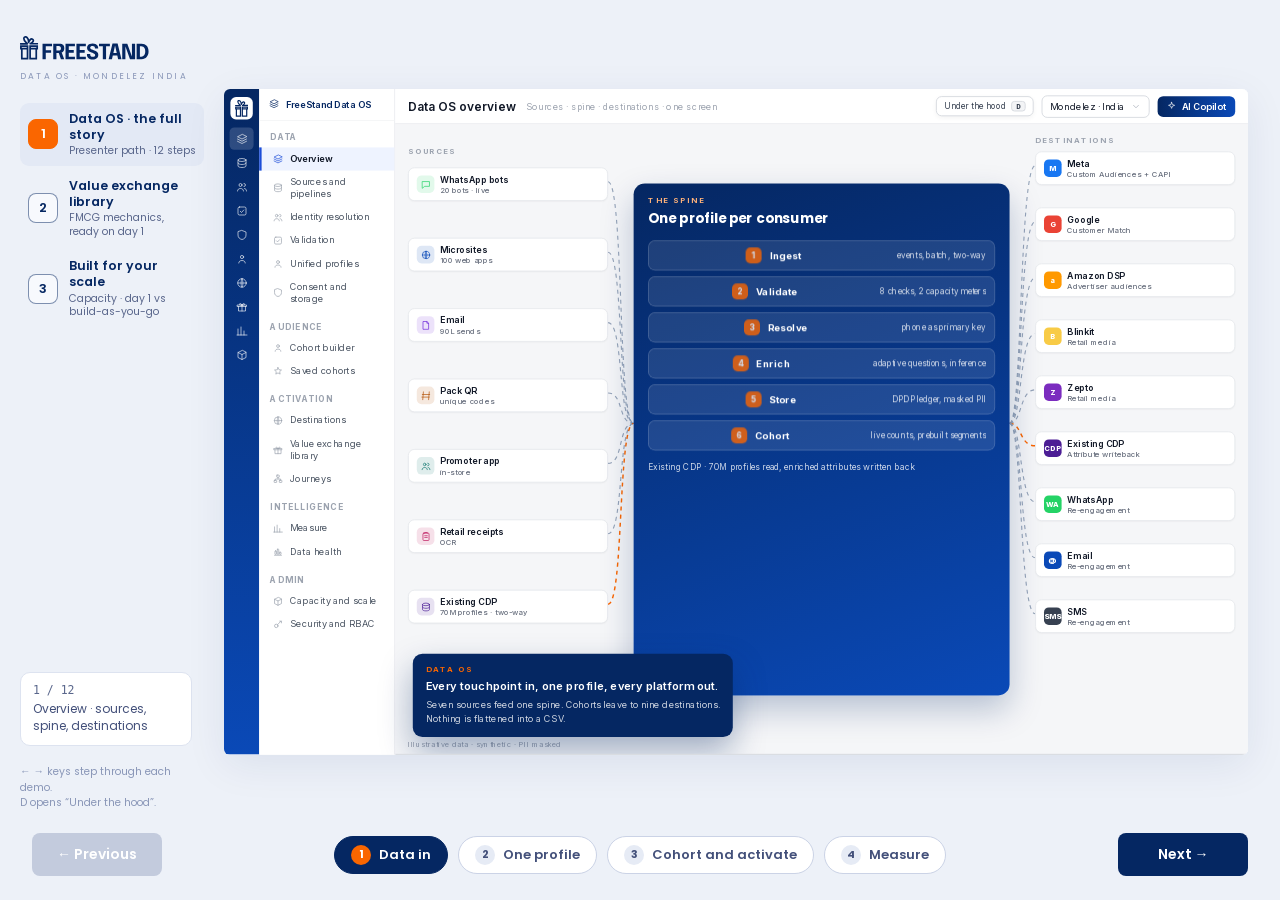
<file: index.html>
<!DOCTYPE html>
<html lang="en"><head>
<meta charset="utf-8">
<meta name="viewport" content="width=device-width,initial-scale=1">
<title>FreeStand Data OS · Demo Hub</title>
<link rel="stylesheet" href="shell.css">
</head>
<body>
<div id="hub">
  <div id="hub-side">
    <div class="hub-brand"><div class="lg"><img src="assets/img/freestand-logo.svg" alt="FreeStand"></div><div class="s">Data OS · Mondelez India</div></div>
    <div id="hub-side-list"></div>
    <div class="hub-now"><div id="hub-counter"></div><div id="hub-label"></div></div>
    <div class="hub-foot">← → keys step through each demo.<br>D opens “Under the hood”.</div>
  </div>
  <div id="hub-main">
    <div id="hub-stage"></div>
  </div>
</div>
<div id="hub-bar">
  <button id="hub-prev">← Previous</button>
  <div id="hub-tabs"></div>
  <button id="hub-next">Next →</button>
</div>
<script src="registry.js"></script>
<script src="shell.js"></script>
</body></html>
</file>
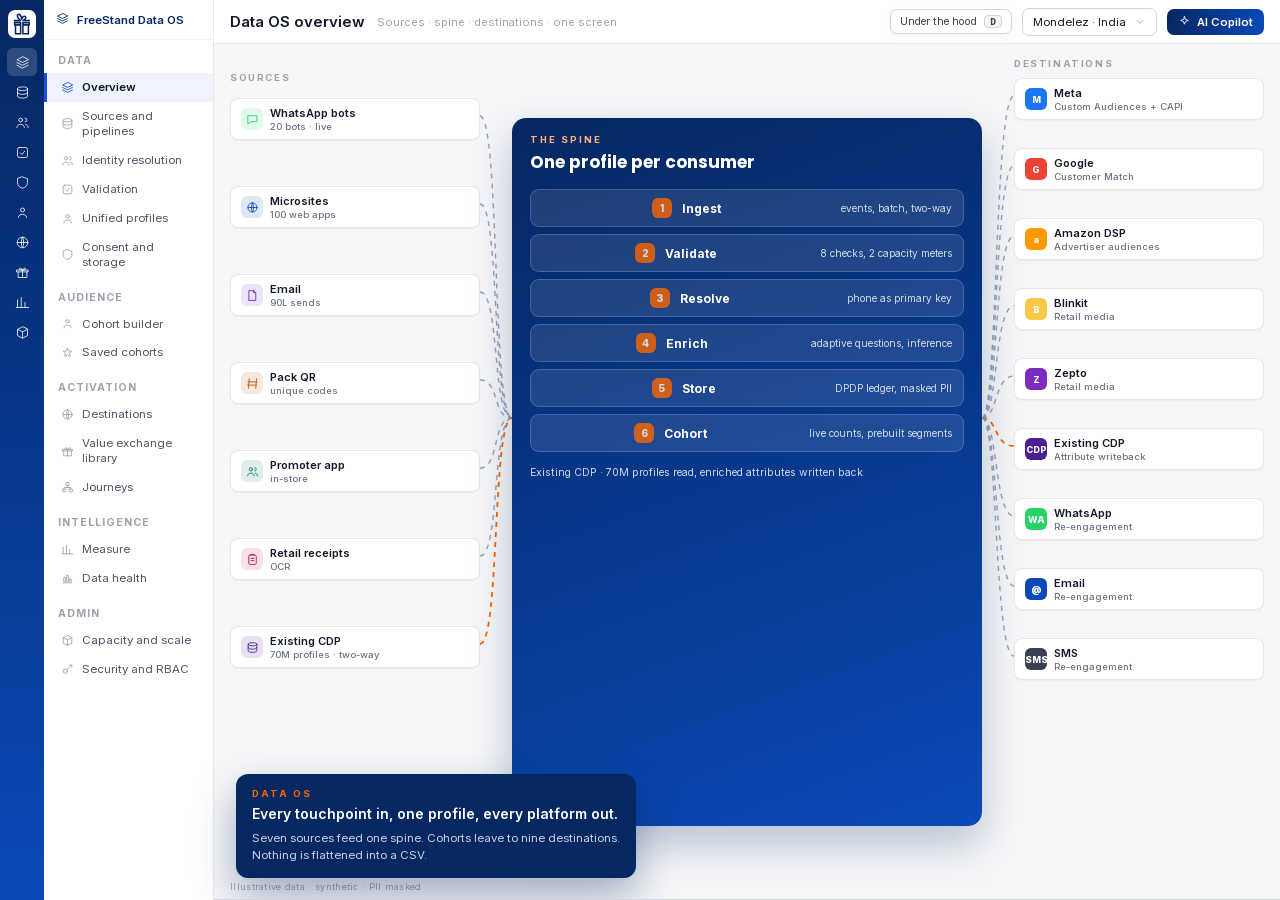
<file: stage.html>
<!DOCTYPE html>
<html lang="en"><head>
<meta charset="utf-8">
<title>FreeStand Data OS</title>
<link rel="stylesheet" href="stage.css">
</head>
<body>
<div id="app">
  <div id="rail"></div>
  <div id="menu"></div>
  <div id="main">
    <div id="top"><div class="h" id="ptitle"></div><div class="crumb" id="crumb"></div>
      <div class="rt"><div id="hood-tab" title="Toggle with D">Under the hood <span>D</span></div><div class="brandsel" id="brandsel"></div><div class="copilot-btn" id="copbtn"></div></div>
    </div>
    <div id="body"></div>
    <div id="ins"></div>
    <div id="drawer"><div class="dh"><b id="drawer-title"></b><span class="dx" id="drawer-close">×</span></div><div class="db" id="drawer-body"></div></div>
  </div>
</div>
<script src="assets/icons.js"></script>
<script src="stage-common.js"></script>
<script src="stage-dataos.js"></script>
<script src="stage-library.js"></script>
<script src="stage-scale.js"></script>
<script src="stage.js"></script>
</body></html>
</file>
<file: shell.css>
/* FreeStand demo hub shell · tokens and layout shared with the existing hubs */
@font-face{font-family:'Poppins';font-style:normal;font-weight:300;font-display:swap;src:url("assets/fonts/poppins-300.woff2") format('woff2')}
@font-face{font-family:'Poppins';font-style:normal;font-weight:400;font-display:swap;src:url("assets/fonts/poppins-400.woff2") format('woff2')}
@font-face{font-family:'Poppins';font-style:normal;font-weight:500;font-display:swap;src:url("assets/fonts/poppins-500.woff2") format('woff2')}
@font-face{font-family:'Poppins';font-style:normal;font-weight:600;font-display:swap;src:url("assets/fonts/poppins-600.woff2") format('woff2')}
@font-face{font-family:'Poppins';font-style:normal;font-weight:700;font-display:swap;src:url("assets/fonts/poppins-700.woff2") format('woff2')}
:root{--brand:#052762;--brand2:#0A49B7;--accent:#FA6600;--bg:#EDF1F8}
*{box-sizing:border-box}
html,body{margin:0;padding:0;height:100%;overflow:hidden;font-family:'Poppins',Arial,sans-serif;background:var(--bg);color:#1a1a1a}
a{color:var(--brand)}a:hover{color:var(--accent)}
body{display:flex;flex-direction:column}
#hub{display:flex;flex:1;min-height:0;overflow:hidden}
#hub-side{width:216px;flex-shrink:0;color:var(--brand);display:flex;flex-direction:column;padding:0 0 0 20px}
.hub-brand{padding:36px 0 20px;display:flex;flex-direction:column;align-items:flex-start;gap:10px}
.hub-brand .lg{height:24px;display:flex;align-items:center}
.hub-brand .lg img{height:24px;width:auto;object-fit:contain}
.hub-brand .s{font-size:8.5px;letter-spacing:2.2px;text-transform:uppercase;color:#8A97B8;white-space:nowrap}
#hub-side-list{flex:1;overflow-y:auto;padding:0 12px 16px 0;display:flex;flex-direction:column;gap:4px}
.hub-step{display:flex;align-items:center;gap:11px;cursor:pointer;position:relative;padding:8px;border-radius:9px;transition:background .15s}
.hub-step:hover{background:rgba(5,39,98,.05)}
.hub-step.active{background:#E3E9F5}
.hub-step .num{width:30px;height:30px;flex-shrink:0;border-radius:8px;border:1.5px solid rgba(5,39,98,.5);display:flex;align-items:center;justify-content:center;font-size:13px;font-weight:600;color:var(--brand);background:#F7F9FD;transition:all .2s}
.hub-step .lbl{min-width:0}
.hub-step .lbl .t{font-size:12.5px;font-weight:600;color:var(--brand);line-height:1.25}
.hub-step .lbl .s{font-size:10.5px;color:#5a678c;margin-top:2px;line-height:1.3}
.hub-step.active .num{border-color:var(--accent);background:var(--accent);color:#fff}
.hub-now{margin:0 24px 6px 0;background:#fff;border:1px solid #DDE3F0;border-radius:10px;padding:10px 12px;flex-shrink:0}
#hub-counter{font-family:monospace;font-size:11.5px;color:#5a678c}
#hub-label{font-size:12px;line-height:1.4;color:#43507a;margin-top:4px;min-height:16px}
.hub-foot{padding:12px 24px 16px 0;font-size:10.5px;line-height:1.5;color:#8A97B8}
#hub-main{flex:1;display:flex;flex-direction:column;min-width:0}
#hub-stage{flex:1;display:flex;align-items:center;justify-content:center;padding:28px 32px 12px 8px;min-height:0}
.hub-frame{position:relative;width:100%;max-width:1700px;max-height:100%;background:#fff;border-radius:6px;box-shadow:0 10px 40px rgba(5,39,98,.08);overflow:hidden}
.hub-frame iframe{border:none;display:block}
#hub-bar{display:flex;align-items:center;gap:14px;padding:6px 32px 24px 32px;width:100%}
#hub-bar button{background:var(--brand);color:#fff;border:none;border-radius:8px;padding:11px 22px;font-size:14px;font-weight:600;cursor:pointer;font-family:inherit;min-width:130px}
#hub-bar button:hover:not(:disabled){background:var(--brand2)}
#hub-bar button:disabled{background:#c3cbdd;cursor:not-allowed}
#hub-tabs{flex:1;display:flex;justify-content:center;gap:10px;flex-wrap:wrap;min-height:38px}
.hub-tab{display:flex;align-items:center;gap:8px;padding:8px 16px;border-radius:999px;border:1.5px solid #CBD3E6;background:#fff;color:#43507a;font-size:13px;font-weight:600;cursor:pointer;transition:all .15s;font-family:inherit}
.hub-tab .n{width:20px;height:20px;border-radius:50%;background:#E6EBF5;color:#43507a;font-size:11px;display:flex;align-items:center;justify-content:center;font-weight:700}
.hub-tab:hover{border-color:var(--brand);color:var(--brand)}
.hub-tab.active{background:var(--brand);border-color:var(--brand);color:#fff}
.hub-tab.active .n{background:var(--accent);color:#fff}
</file>
<file: stage.css>
/* FreeStand platform UI · same chrome as the data platform page in the existing hubs */
@font-face{font-family:'Inter';font-style:normal;font-weight:400 800;font-display:swap;src:url("assets/fonts/inter-latin.woff2") format('woff2')}
@font-face{font-family:'Poppins';font-style:normal;font-weight:600;font-display:swap;src:url("assets/fonts/poppins-600.woff2") format('woff2')}
@font-face{font-family:'Poppins';font-style:normal;font-weight:700;font-display:swap;src:url("assets/fonts/poppins-700.woff2") format('woff2')}
:root{--brand:#052762;--brand2:#0A49B7;--accent:#FA6600;--bg:#EDF1F8}
*{box-sizing:border-box}
html,body{margin:0;padding:0;width:1280px;height:832px;overflow:hidden;font-family:Inter,Arial,sans-serif;background:#F5F6F8;color:#111827;font-size:13px}
a{color:#1D4ED8}a:hover{color:#0F3BA8}
@keyframes fadeInUp{from{opacity:0;transform:translateY(8px)}to{opacity:1;transform:none}}
@keyframes popIn{from{opacity:0;transform:scale(.92)}to{opacity:1;transform:none}}
@keyframes grow{from{width:0}}
@keyframes blink{50%{opacity:0}}
@keyframes dash{to{stroke-dashoffset:-40}}
@keyframes pulse{0%,100%{box-shadow:0 0 0 0 rgba(250,102,0,.35)}60%{box-shadow:0 0 0 9px rgba(250,102,0,0)}}
@keyframes ringIn{from{stroke-dashoffset:314}}
@keyframes slideIn{from{opacity:0;transform:translateX(-10px)}to{opacity:1;transform:none}}
@keyframes mergeL{from{transform:translateX(0);opacity:1}to{transform:translateX(190px);opacity:0}}
@keyframes mergeR{from{transform:translateX(0);opacity:1}to{transform:translateX(-190px);opacity:0}}
@keyframes swapOut{0%{opacity:1;transform:none}100%{opacity:0;transform:translateX(-14px)}}
@keyframes swapIn{0%{opacity:0;transform:translateX(14px)}100%{opacity:1;transform:none}}
#app{position:absolute;inset:0;display:flex}
#rail{width:44px;flex-shrink:0;background:linear-gradient(180deg,#052762,#0A49B7);display:flex;flex-direction:column;align-items:center;padding:10px 0;gap:2px}
#rail .logo{width:28px;height:28px;border-radius:7px;background:#fff;display:flex;align-items:center;justify-content:center;margin-bottom:8px}
#rail .ri{width:30px;height:28px;display:flex;align-items:center;justify-content:center;border-radius:6px}
#rail .ri.on{background:rgba(255,255,255,0.16)}
#menu{width:170px;flex-shrink:0;background:#fff;border-right:1px solid #E5E7EB;display:flex;flex-direction:column;padding:0 0 10px}
#menu .cons{height:40px;display:flex;align-items:center;gap:8px;padding:0 12px;font-size:11.5px;font-weight:600;color:#052762;border-bottom:1px solid #F3F4F6}
.mgrp{font-size:10.5px;font-weight:700;color:#9CA3AF;letter-spacing:1px;text-transform:uppercase;padding:14px 14px 6px}
.mi{font-size:11.5px;color:#4B5563;padding:7px 14px;line-height:1.3;cursor:pointer;border-left:3px solid transparent;display:flex;align-items:center;gap:8px}
.mi:hover{background:#F9FAFB}.mi.on{background:#EEF3FF;color:#111827;font-weight:600;border-left-color:#1D4ED8}
#main{flex:1;display:flex;flex-direction:column;min-width:0;position:relative}
#top{height:44px;background:#fff;border-bottom:1px solid #E5E7EB;display:flex;align-items:center;padding:0 16px;flex-shrink:0;gap:12px}
#top .h{font-size:15px;font-weight:600}
#top .crumb{font-size:11px;color:#9CA3AF}
#top .rt{margin-left:auto;display:flex;align-items:center;gap:10px}
.copilot-btn{display:flex;align-items:center;gap:6px;background:linear-gradient(90deg,#052762,#0A49B7);color:#fff;border-radius:7px;padding:6px 11px;font-size:11.5px;font-weight:600}
.brandsel{white-space:nowrap;flex-shrink:0;background:#fff;border:1px solid #D1D5DB;border-radius:7px;padding:6px 10px;font-size:11.5px;display:flex;align-items:center;gap:8px;color:#111827}
#body{flex:1;overflow:hidden;padding:14px 16px;background:#F5F6F8;position:relative}
.card{background:#fff;border:1px solid #E5E7EB;border-radius:8px}
.sec{background:#fff;border:1px solid #E5E7EB;border-radius:8px;padding:13px 14px}
.sh{display:flex;align-items:flex-start;gap:10px;margin-bottom:11px}.sh .t{font-size:13.5px;font-weight:600}.sh .s{font-size:11px;color:#6B7280;margin-top:2px}.sh .tools{margin-left:auto;display:flex;align-items:center;gap:7px}
.btnB{white-space:nowrap;flex-shrink:0;background:#1D4ED8;color:#fff;border-radius:7px;padding:8px 13px;font-size:12px;font-weight:600;display:inline-flex;align-items:center;gap:6px;border:none;font-family:inherit;cursor:pointer}
.btnO{white-space:nowrap;flex-shrink:0;background:#fff;border:1px solid #D1D5DB;border-radius:7px;padding:7px 11px;font-size:11.5px;color:#374151;display:inline-flex;align-items:center;gap:7px}
.chip{white-space:nowrap;flex-shrink:0;font-size:10.5px;font-weight:600;border-radius:6px;padding:4px 9px;border:1px solid;display:inline-flex;align-items:center;gap:5px}
.pillG{background:#ECFDF3;color:#15803D;border-radius:5px;padding:2px 6px;font-size:10px;font-weight:600}
.pillB{background:#EFF4FF;color:#1D4ED8;border-radius:5px;padding:2px 6px;font-size:10px;font-weight:600}
.pillR{background:#FEF2F2;color:#B91C1C;border-radius:5px;padding:2px 6px;font-size:10px;font-weight:600}
.pillY{background:#FFFBEB;color:#92400E;border-radius:5px;padding:2px 6px;font-size:10px;font-weight:600}
.pillP{background:#F5F3FF;color:#6D28D9;border-radius:5px;padding:2px 6px;font-size:10px;font-weight:600}
.pillO{background:#FFF1E8;color:#C2410C;border-radius:5px;padding:2px 6px;font-size:10px;font-weight:600}
table.dt{width:100%;border-collapse:collapse}
table.dt th{font-size:10.5px;font-weight:600;color:#374151;background:#F9FAFB;text-align:left;padding:7px 9px;border-bottom:1px solid #E5E7EB;white-space:nowrap}
table.dt td{font-size:11px;padding:7px 9px;border-bottom:1px solid #F3F4F6;color:#374151;vertical-align:middle}
.mut{color:#9CA3AF}.mono{font-family:"SF Mono",Menlo,Consolas,monospace;font-size:10.5px}
.kv{display:flex;flex-direction:column;gap:2px}.kv .k{font-size:9.5px;color:#9CA3AF;font-weight:600;letter-spacing:.6px;text-transform:uppercase}.kv .v{font-size:12px;font-weight:600}
.bignum{font-size:28px;font-weight:700;letter-spacing:-.5px}
.tag{display:inline-block;font-size:10px;padding:3px 8px;border-radius:5px;background:#EEF3FF;color:#052762;font-weight:500;margin:2px 3px 2px 0}
.tagY{background:#FFF7E6;color:#92400E}.tagG{background:#ECFDF3;color:#15803D}.tagP{background:#F5F3FF;color:#6D28D9}.tagR{background:#FEF2F2;color:#B91C1C}.tagN{background:#F3F4F6;color:#6B7280;border:1px dashed #D1D5DB}
.fade{animation:fadeInUp .4s both}.pop{animation:popIn .35s both}
.grid2{display:grid;grid-template-columns:1fr 1fr;gap:12px}.grid3{display:grid;grid-template-columns:repeat(3,1fr);gap:12px}.grid4{display:grid;grid-template-columns:repeat(4,1fr);gap:12px}
.stat{background:#F8FAFF;border:1px solid #E5E7EB;border-radius:8px;padding:11px 12px}.stat .v{font-size:22px;font-weight:700;letter-spacing:-.4px;color:#052762}.stat .l{font-size:10.5px;color:#6B7280;margin-top:2px}.stat .d{font-size:10px;color:#15803D;font-weight:600;margin-top:4px}
.ill{position:absolute;left:16px;bottom:8px;font-size:9px;color:#9CA3AF;letter-spacing:.3px}
/* insight callout */
#ins{position:absolute;right:22px;bottom:22px;width:400px;background:#052762;color:#fff;border-radius:12px;padding:14px 16px;box-shadow:0 18px 40px rgba(5,39,98,.35);z-index:50;animation:fadeInUp .4s both}
#ins .k{font-size:9.5px;letter-spacing:2px;font-weight:700;color:#FA6600;margin-bottom:6px}
#ins .t{font-size:14px;font-weight:600;line-height:1.3}
#ins .s{font-size:11.5px;color:rgba(255,255,255,.8);margin-top:6px;line-height:1.5}
#ins.left{right:auto;left:22px}#ins.top{bottom:auto;top:22px}
/* under the hood drawer */
#hood-tab{position:static;background:#fff;border:1px solid #D1D5DB;border-radius:7px;padding:5px 9px;font-size:10.5px;color:#374151;display:flex;align-items:center;gap:7px;cursor:pointer;box-shadow:0 2px 6px rgba(0,0,0,.05)}
#hood-tab span{background:#F3F4F6;border:1px solid #D1D5DB;border-radius:4px;padding:0 5px;font-size:9.5px;font-weight:700;font-family:monospace}
#drawer{position:absolute;left:0;right:0;bottom:0;height:0;background:#fff;border-top:1px solid #D1D5DB;box-shadow:0 -14px 34px rgba(5,39,98,.16);z-index:70;overflow:hidden;transition:height .3s cubic-bezier(.2,.8,.2,1)}
#drawer.open{height:400px}
#drawer .dh{height:40px;display:flex;align-items:center;padding:0 18px;border-bottom:1px solid #E5E7EB;font-size:12.5px;gap:10px}
#drawer .dh b::before{content:"UNDER THE HOOD";font-size:9px;letter-spacing:1.6px;color:#FA6600;margin-right:10px;font-weight:800}
#drawer .dx{margin-left:auto;font-size:18px;color:#9CA3AF;cursor:pointer}
#drawer .db{height:360px;overflow:auto;padding:14px 18px 18px;display:grid;grid-template-columns:repeat(3,1fr);gap:12px;align-content:start}
#drawer .db .sec{padding:11px 12px}
#drawer pre{margin:0;background:#0E1729;color:#C7D2FE;border-radius:7px;padding:10px 12px;font-size:10px;line-height:1.5;overflow:auto;max-height:280px;font-family:"SF Mono",Menlo,Consolas,monospace;white-space:pre}
.hl{color:#FDE68A}.hk{color:#93C5FD}
/* flow diagram */
.flow{position:relative;height:100%}
.node{position:absolute;background:#fff;border:1px solid #E5E7EB;border-radius:8px;padding:7px 10px;font-size:11px;font-weight:600;display:flex;align-items:center;gap:7px;animation:fadeInUp .4s both;box-shadow:0 1px 2px rgba(0,0,0,.04)}
.node .ic{width:22px;height:22px;border-radius:6px;display:flex;align-items:center;justify-content:center;flex-shrink:0}
.node small{display:block;font-size:9.5px;color:#6B7280;font-weight:500;margin-top:1px}
.spine{position:absolute;left:282px;top:60px;width:470px;bottom:60px;border-radius:14px;background:linear-gradient(160deg,#052762,#0A49B7);color:#fff;padding:16px 18px;box-shadow:0 18px 40px rgba(5,39,98,.25)}
.spine .k{font-size:9.5px;letter-spacing:2px;font-weight:700;color:#FFB27A}
.spine .t{font-size:17px;font-weight:700;margin-top:4px;font-family:Poppins,Inter,sans-serif}
.spine .steps{display:flex;flex-direction:column;gap:7px;margin-top:14px}
.spine .st{display:flex;align-items:center;gap:10px;background:rgba(255,255,255,.1);border:1px solid rgba(255,255,255,.18);border-radius:9px;padding:8px 11px;animation:slideIn .4s both}
.spine .st .n{width:20px;height:20px;border-radius:6px;background:#FA6600;font-size:10px;font-weight:800;display:flex;align-items:center;justify-content:center}
.spine .st b{font-size:12px}.spine .st span{font-size:10px;opacity:.8;margin-left:auto}
.wire{position:absolute;inset:0;pointer-events:none}
.wire path{fill:none;stroke:#94A3B8;stroke-width:1.4;stroke-dasharray:5 5;animation:dash 1.6s linear infinite}
.wire path.hot{stroke:#FA6600;stroke-width:1.8}
/* identity merge */
.rec{background:#fff;border:1px solid #E5E7EB;border-radius:10px;padding:10px 12px;width:230px;animation:fadeInUp .4s both}
.rec .src{font-size:9.5px;font-weight:700;letter-spacing:1px;display:flex;align-items:center;gap:6px}
.rec .row{display:flex;justify-content:space-between;font-size:10.5px;padding:4px 0;border-bottom:1px solid #F3F4F6}
.rec .row b{font-weight:600;color:#111827}.rec .row.key b{color:#052762;background:#EEF3FF;border-radius:4px;padding:0 5px}
.golden{background:linear-gradient(160deg,#052762,#0A49B7);color:#fff;border-radius:12px;padding:14px 16px;width:300px;box-shadow:0 18px 40px rgba(5,39,98,.28);animation:popIn .5s .9s both}
.golden .row{display:flex;justify-content:space-between;font-size:11px;padding:5px 0;border-bottom:1px solid rgba(255,255,255,.14)}
.golden .row span{opacity:.75}
.conf{display:inline-block;font-size:9.5px;font-weight:700;border-radius:4px;padding:1px 6px;background:#ECFDF3;color:#15803D}
/* pipeline chips + meters */
.pchip{display:flex;align-items:center;gap:8px;background:#fff;border:1px solid #E5E7EB;border-radius:9px;padding:9px 11px;animation:fadeInUp .35s both}
.pchip .ok{width:18px;height:18px;border-radius:50%;background:#15803D;color:#fff;font-size:10px;display:flex;align-items:center;justify-content:center;flex-shrink:0}
.pchip b{font-size:11.5px;display:block}.pchip small{font-size:9.5px;color:#6B7280}
.meter{background:#fff;border:1px solid #E5E7EB;border-radius:9px;padding:11px 13px}
.meter .bar{height:10px;border-radius:99px;background:#EEF2F7;overflow:hidden;margin-top:8px}
.meter .bar i{display:block;height:100%;border-radius:99px;background:linear-gradient(90deg,#052762,#0A49B7);animation:grow 1.2s .3s both}
/* profile */
.pf-head{display:flex;gap:14px;align-items:center}
.av{width:54px;height:54px;border-radius:50%;background:linear-gradient(135deg,#4C1D95,#7C3AED);color:#fff;display:flex;align-items:center;justify-content:center;font-weight:700;font-size:18px;font-family:Poppins,sans-serif}
.ring{position:relative;width:96px;height:96px}
.ring svg{transform:rotate(-90deg)}
.ring circle{fill:none;stroke-width:9}
.ring .bg{stroke:#EEF2F7}.ring .fg{stroke:#052762;stroke-linecap:round;stroke-dasharray:314;animation:ringIn 1.1s ease-out both}
.ring .v{position:absolute;inset:0;display:flex;flex-direction:column;align-items:center;justify-content:center;font-weight:700;font-size:20px}
.ring .v small{font-size:9px;color:#6B7280;font-weight:500}
.field{display:flex;align-items:center;justify-content:space-between;padding:7px 0;border-bottom:1px solid #F3F4F6;font-size:11px}
.field .fk{color:#6B7280}.field .fv{font-weight:600}
.field.known .fv{color:#111827}.field.missing .fv{color:#9CA3AF;font-weight:500;font-style:italic}.field.stale .fv{color:#92400E}
/* adaptive form */
.pform{background:#fff;border:1px solid #E5E7EB;border-radius:14px;padding:14px;width:100%}
.pform .q{border:1px solid #E5E7EB;border-radius:9px;padding:9px 11px;margin-top:8px;font-size:11.5px;display:flex;align-items:center;gap:9px;position:relative;overflow:hidden}
.pform .q .n{width:20px;height:20px;border-radius:6px;background:#EEF3FF;color:#052762;font-size:10px;font-weight:700;display:flex;align-items:center;justify-content:center;flex-shrink:0}
.pform .q.dup{border-color:#FCA5A5;background:#FEF2F2}.pform .q.dup .n{background:#FEE2E2;color:#B91C1C}
.pform .q.new{border-color:#86EFAC;background:#F0FDF4}.pform .q.new .n{background:#DCFCE7;color:#15803D}
.pform .q em{font-style:normal;margin-left:auto;font-size:9.5px;font-weight:700}
.pform .q .out{animation:swapOut .4s forwards}.pform .q .in{animation:swapIn .45s both}
/* consent */
.cl{display:flex;align-items:center;gap:8px;padding:7px 0;border-bottom:1px solid #F3F4F6;font-size:11px}
.cl .d{width:8px;height:8px;border-radius:50%;background:#15803D}
/* cohort builder */
.rule{display:flex;align-items:center;gap:8px;background:#fff;border:1px solid #E5E7EB;border-radius:8px;padding:8px 10px;font-size:11px;animation:slideIn .35s both}
.rule .op{font-size:9px;font-weight:800;color:#6B7280;letter-spacing:1px;width:26px}
.rule b{background:#EEF3FF;color:#052762;border-radius:5px;padding:2px 7px;font-weight:600}
.count{font-family:Poppins,Inter,sans-serif;font-size:46px;font-weight:700;color:#052762;letter-spacing:-1.5px;line-height:1}
/* destinations */
.dest{display:flex;align-items:center;gap:9px;background:#fff;border:1px solid #E5E7EB;border-radius:9px;padding:9px 11px;animation:fadeInUp .35s both}
.dest .lg{width:26px;height:26px;border-radius:7px;display:flex;align-items:center;justify-content:center;color:#fff;font-size:9px;font-weight:800;flex-shrink:0}
.dest b{font-size:11.5px;display:block}.dest small{font-size:9.5px;color:#6B7280;display:block}
.dest .mr{margin-left:auto;text-align:right}.dest .mr b{font-size:12px;color:#15803D}.dest .mr small{font-size:8.5px}
/* phone frame (shared with the Joy Club demo) */
.phone{position:relative;width:300px;height:622px;border-radius:44px;background:#0b0b0d;box-shadow:0 0 0 2.5px #3a3a3f,inset 0 0 0 1.5px #1f1f22,0 26px 60px rgba(30,15,60,.3);padding:9px;flex-shrink:0}
.scr{position:relative;width:100%;height:100%;border-radius:36px;background:#F5F4F7;overflow:hidden;display:flex;flex-direction:column}
.notch{position:absolute;left:50%;top:0;transform:translateX(-50%);width:120px;height:24px;border-radius:0 0 16px 16px;background:#0b0b0d;z-index:20}
.sbar{position:absolute;left:0;right:0;top:0;height:36px;z-index:19;display:flex;align-items:center;justify-content:space-between;padding:0 22px;color:#fff;font-size:11.5px;font-weight:600}
.wa-h{height:68px;background:#075E54;color:#fff;display:flex;align-items:flex-end;padding:0 12px 9px;gap:9px}
.wa-h .a{width:30px;height:30px;border-radius:50%;background:#fff;display:flex;align-items:center;justify-content:center;font-size:9px;font-weight:800;color:#4C1D95}
.wa-h b{font-size:12.5px}.wa-h small{display:block;font-size:9px;opacity:.85}
.wa-c{flex:1;background:#ECE5DD;padding:10px;display:flex;flex-direction:column;gap:6px;overflow:hidden;font-size:11px}
.wb{background:#fff;border-radius:8px;padding:7px 9px;max-width:86%;line-height:1.4;box-shadow:0 1px 1px rgba(0,0,0,.08);animation:fadeInUp .35s both}
.wb.me{background:#DCF8C6;align-self:flex-end}
.wb .btn{border-top:1px solid #E9EDEF;color:#027EB5;text-align:center;font-weight:600;padding:6px 0 2px;margin-top:6px;font-size:11px}
.wb.img{padding:4px}.wb.img img{width:100%;border-radius:6px;display:block}
.wa-i{height:44px;background:#F0F0F0;display:flex;align-items:center;padding:0 10px;gap:8px}
.wa-i .f{flex:1;height:28px;border-radius:14px;background:#fff;font-size:10px;color:#9CA3AF;display:flex;align-items:center;padding:0 10px}
.ms-h{height:44px;display:flex;align-items:center;padding:0 12px;border-bottom:1px solid #E5E7EB;background:#fff;margin-top:36px;font-weight:700;font-size:12px;gap:8px}
.ms-b{flex:1;background:#fff;padding:12px;font-size:11px;overflow:hidden}
.ms-b .hero{border-radius:10px;height:120px;background:linear-gradient(135deg,#4C1D95,#7C3AED);color:#fff;padding:12px;display:flex;flex-direction:column;justify-content:flex-end}
.ms-b .hero b{font-size:15px;font-family:Poppins,sans-serif}
.ms-b .inp{border:1.5px solid #E2E6EE;border-radius:8px;height:34px;display:flex;align-items:center;padding:0 10px;margin-top:8px;color:#111}
.ms-b .cta{background:#4C1D95;color:#fff;border-radius:8px;height:38px;display:flex;align-items:center;justify-content:center;font-weight:700;margin-top:10px}
/* library grid */
.mech{background:#fff;border:1px solid #E5E7EB;border-radius:10px;padding:12px 13px;cursor:pointer;animation:fadeInUp .35s both;position:relative;transition:border-color .15s,box-shadow .15s}
.mech:hover,.mech.on{border-color:#052762;box-shadow:0 8px 22px rgba(5,39,98,.12)}
.mech .ic{width:32px;height:32px;border-radius:8px;background:linear-gradient(135deg,#052762,#0A49B7);display:flex;align-items:center;justify-content:center;margin-bottom:8px}
.mech b{font-size:12.5px;display:block}.mech small{font-size:10px;color:#6B7280;display:block;margin-top:3px;line-height:1.4}
.mech .tg{margin-top:8px;display:flex;gap:5px;flex-wrap:wrap}
/* comparison */
.cmp{width:100%;border-collapse:separate;border-spacing:0}
.cmp th{font-size:11px;font-weight:600;color:#374151;padding:10px 12px;text-align:left;border-bottom:1px solid #E5E7EB;background:#F9FAFB}
.cmp th.fs{color:#052762;background:#EEF3FF}
.cmp td{font-size:11.5px;padding:10px 12px;border-bottom:1px solid #F3F4F6;vertical-align:top;line-height:1.4}
.cmp td.fs{background:#F8FAFF}
.tick{display:inline-flex;width:18px;height:18px;border-radius:50%;background:#15803D;color:#fff;font-size:10px;align-items:center;justify-content:center;margin-right:7px;vertical-align:middle;flex-shrink:0}
.tick.part{background:#F59E0B}.tick.no{background:#D1D5DB}
.cap{background:#fff;border:1px solid #E5E7EB;border-radius:10px;padding:12px 13px;animation:fadeInUp .35s both}
.cap .v{font-family:Poppins,Inter,sans-serif;font-size:22px;font-weight:700;color:#052762;letter-spacing:-.5px}.cap .l{font-size:10.5px;color:#6B7280;margin-top:2px;line-height:1.35}
.cap .b{height:6px;border-radius:99px;background:#EEF2F7;margin-top:9px;overflow:hidden}.cap .b i{display:block;height:100%;background:linear-gradient(90deg,#052762,#0A49B7);animation:grow 1s .2s both}
/* small charts */
.sbar-row{display:flex;align-items:center;gap:8px;font-size:10.5px;padding:4px 0}
.sbar-row .l{width:130px;color:#4B5563;white-space:nowrap;overflow:hidden;text-overflow:ellipsis}
.sbar-row .b{flex:1;height:8px;background:#F1F3F6;border-radius:99px;overflow:hidden}.sbar-row .b i{display:block;height:100%;border-radius:99px;background:#052762;animation:grow .9s both}
.sbar-row .v{width:56px;text-align:right;font-weight:600}
</file>
